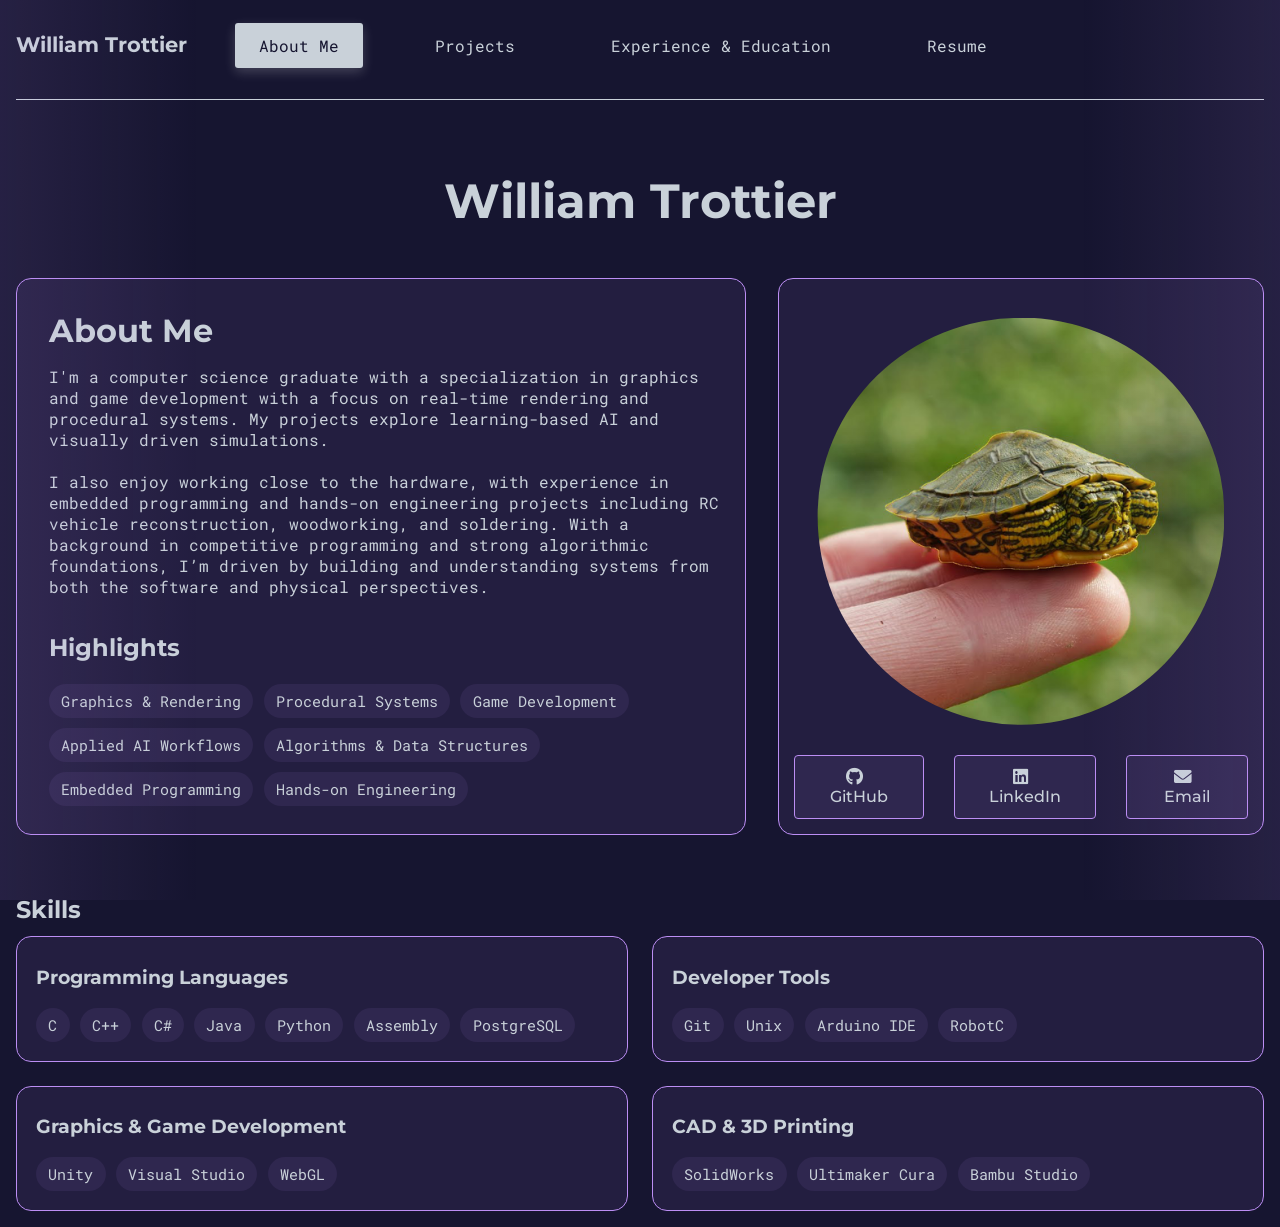
<file: index.html>
<!DOCTYPE html>
<html lang="en">
<head>
    <meta charset="UTF-8">
    <meta name="viewport" content="width=device-width, initial-scale=1.0">
    <title>William Trottier - Portfolio</title>
    <meta name="description" content="William Trottier's portfolio featuring projects in graphics, game development, AI systems, and embedded engineering.">
    <link rel="canonical" href="https://williamt1117.github.io/index.html">
    <meta property="og:type" content="website">
    <meta property="og:title" content="William Trottier - Portfolio">
    <meta property="og:description" content="Computer science portfolio featuring graphics, procedural systems, AI, and hardware-focused engineering projects.">
    <meta property="og:url" content="https://williamt1117.github.io/index.html">
    <meta property="og:image" content="https://williamt1117.github.io/images/HighResIcon.png">
    <meta name="twitter:card" content="summary_large_image">
    <meta name="twitter:title" content="William Trottier - Portfolio">
    <meta name="twitter:description" content="Computer science portfolio featuring graphics, procedural systems, AI, and hardware-focused engineering projects.">
    <meta name="twitter:image" content="https://williamt1117.github.io/images/HighResIcon.png">
    <link rel="stylesheet" href="https://cdnjs.cloudflare.com/ajax/libs/font-awesome/6.0.0/css/all.min.css">
    <link rel="stylesheet" href="style.css">
</head>
<body>
    <header>
        <!-- Navigation bar added here by nav.js -->
        <h1 class="name-header">William Trottier</h1>
        <div class="two-column-container">
            <div class="text-container">
                <h1>About Me</h1>
                <p>I'm a computer science graduate with a specialization in graphics and game development with a focus on real-time rendering and procedural systems. My projects explore learning-based AI and visually driven simulations.</p>
                <p><br>I also enjoy working close to the hardware, with experience in embedded programming and hands-on engineering projects including RC vehicle reconstruction, woodworking, and soldering. With a background in competitive programming and strong algorithmic foundations, I’m driven by building and understanding systems from both the software and physical perspectives.</p>
                <h2 style="margin-top: 1em;">Highlights</h2>
                <ul class="chip-list">
                    <li>Graphics & Rendering</li>
                    <li>Procedural Systems</li>
                    <li>Game Development</li>
                    <li>Applied AI Workflows</li>
                    <li>Algorithms & Data Structures</li>
                    <li>Embedded Programming</li>
                    <li>Hands-on Engineering</li>
                </ul>
            </div>
            <div class="image-and-socials-container">
                <div class="profile-image-container">
                    <img src="images/HighResIcon.png" class="profile-image" alt="Portrait of William Trottier">
                </div>
                <div class="socials-container">
                    <ul>
                        <li><a href="https://github.com/williamt1117" class="cta-button" aria-label="Visit William Trottier's GitHub profile"><i class="fab fa-github"></i> GitHub</a></li>
                        <li><a href="https://www.linkedin.com/in/william-trottier/" class="cta-button" aria-label="Visit William Trottier's LinkedIn profile"><i class="fab fa-linkedin"></i> LinkedIn</a></li>
                        <li><a href="#" class="cta-button" id="email-button" aria-label="Copy email address to clipboard"><i class="fas fa-envelope"></i> Email</a></li>
                    </ul>
                </div>
            </div>
        </div>

        <h2 style="margin-top: 2em;">Skills</h2>
        <div class="skills-grid">
            <section class="skill-card">
                <h3>Programming Languages</h3>
                <ul class="chip-list">
                    <li>C</li>
                    <li>C++</li>
                    <li>C#</li>
                    <li>Java</li>
                    <li>Python</li>
                    <li>Assembly</li>
                    <li>PostgreSQL</li>
                </ul>
            </section>

            <section class="skill-card">
                <h3>Developer Tools</h3>
                <ul class="chip-list">
                    <li>Git</li>
                    <li>Unix</li>
                    <li>Arduino IDE</li>
                    <li>RobotC</li>
                </ul>
            </section>

            <section class="skill-card">
                <h3>Graphics & Game Development</h3>
                <ul class="chip-list">
                    <li>Unity</li>
                    <li>Visual Studio</li>
                    <li>WebGL</li>
                </ul>
            </section>

            <section class="skill-card">
                <h3>CAD & 3D Printing</h3>
                <ul class="chip-list">
                    <li>SolidWorks</li>
                    <li>Ultimaker Cura</li>
                    <li>Bambu Studio</li>
                </ul>
            </section>
        </div>
    </header>

    <script src="nav.js"></script>
    <script src="email.js"></script>
</body>
</html>
</file>
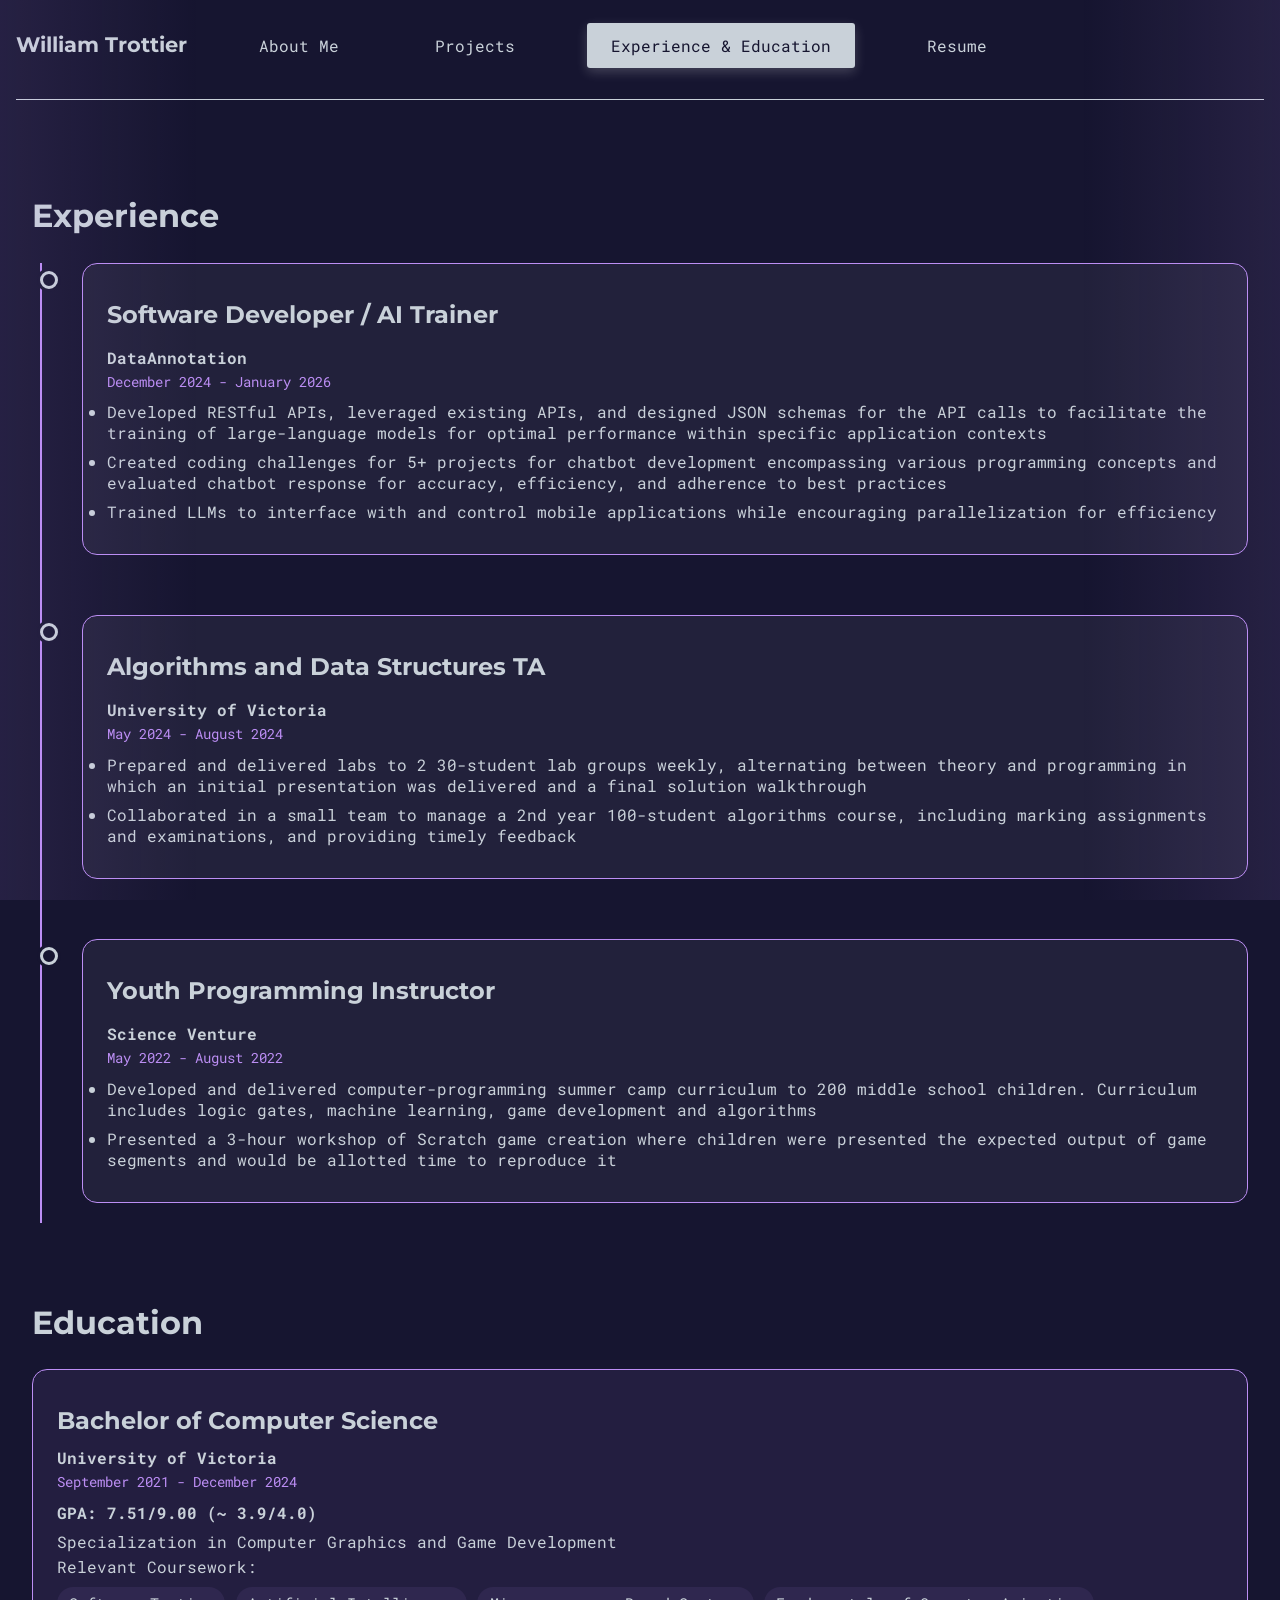
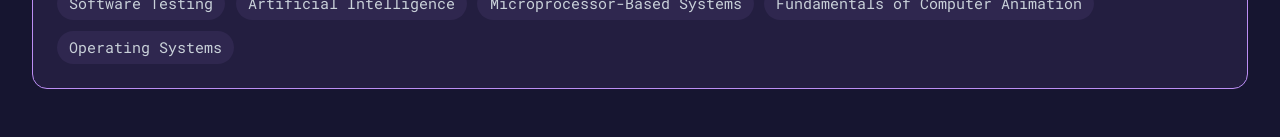
<file: experience_education.html>
<!DOCTYPE html>
<html lang="en">
<head>
    <meta charset="UTF-8">
    <meta name="viewport" content="width=device-width, initial-scale=1.0">
    <title>Experience & Education - William Trottier</title>
    <meta name="description" content="William Trottier's experience and education in software development, AI training, teaching, and computer science.">
    <link rel="canonical" href="https://williamt1117.github.io/experience_education.html">
    <meta property="og:type" content="website">
    <meta property="og:title" content="Experience & Education - William Trottier">
    <meta property="og:description" content="Professional experience in AI-focused software work and teaching, with a computer science degree specialization in graphics and game development.">
    <meta property="og:url" content="https://williamt1117.github.io/experience_education.html">
    <meta property="og:image" content="https://williamt1117.github.io/images/HighResIcon.png">
    <meta name="twitter:card" content="summary_large_image">
    <meta name="twitter:title" content="Experience & Education - William Trottier">
    <meta name="twitter:description" content="Professional experience in AI-focused software work and teaching, with a computer science degree specialization in graphics and game development.">
    <meta name="twitter:image" content="https://williamt1117.github.io/images/HighResIcon.png">
    <link rel="stylesheet" href="https://cdnjs.cloudflare.com/ajax/libs/font-awesome/6.0.0/css/all.min.css">
    <link rel="stylesheet" href="style.css">
</head>
<body>
    <header>
        <!-- Navigation will be inserted here by nav.js -->
    </header>
    
    <main>
        <h1>Experience</h1>
        <div class="timeline-container">
            <div class="timeline-line"></div>
            
            <div class="timeline-entry">
                <div class="timeline-dot"></div>
                <div class="timeline-content">
                    <h2>Software Developer / AI Trainer</h2>
                    <p class="company">DataAnnotation</p>
                    <p class="date">December 2024 - January 2026</p>
                    <ul class="description">
                        <li>Developed RESTful APIs, leveraged existing APIs, and designed JSON schemas for the API calls to facilitate the training of large-language models for optimal performance within specific application contexts</li>
                        <li>Created coding challenges for 5+ projects for chatbot development encompassing various programming concepts and evaluated chatbot response for accuracy, efficiency, and adherence to best practices</li>
                        <li>Trained LLMs to interface with and control mobile applications while encouraging parallelization for efficiency</li>
                    </ul>
                </div>
            </div>

            <div class="timeline-entry">
                <div class="timeline-dot"></div>
                <div class="timeline-content">
                    <h2>Algorithms and Data Structures TA</h2>
                    <p class="company">University of Victoria</p>
                    <p class="date">May 2024 - August 2024</p>
                    <ul class="description">
                        <li>Prepared and delivered labs to 2 30-student lab groups weekly, alternating between theory and programming in which an initial presentation was delivered and a final solution walkthrough</li>
                        <li>Collaborated in a small team to manage a 2nd year 100-student algorithms course, including marking assignments and examinations, and providing timely feedback</li>
                    </ul>
                </div>
            </div>

            <div class="timeline-entry">
                <div class="timeline-dot"></div>
                <div class="timeline-content">
                    <h2>Youth Programming Instructor</h2>
                    <p class="company">Science Venture</p>
                    <p class="date">May 2022 - August 2022</p>
                    <ul class="description">
                        <li>Developed and delivered computer-programming summer camp curriculum to 200 middle school children. Curriculum includes logic gates, machine learning, game development and algorithms</li>
                        <li>Presented a 3-hour workshop of Scratch game creation where children were presented the expected output of game segments and would be allotted time to reproduce it</li>
                    </ul>
                </div>
            </div>
        </div>

        <h1 style="margin-top: 2em;">Education</h1>
        <div class="education-card">
            <h2>Bachelor of Computer Science</h2>
            <p class="school">University of Victoria</p>
            <p class="date">September 2021 - December 2024</p>
            <p class="gpa">GPA: 7.51/9.00 (~ 3.9/4.0)</p>
            <p class="description">Specialization in Computer Graphics and Game Development</p>
            <p class="description">Relevant Coursework:</p>
            <ul class="chip-list">
                <li>Software Testing</li>
                <li>Artificial Intelligence</li>
                <li>Microprocessor-Based Systems</li>
                <li>Fundamentals of Computer Animation</li>
                <li>Operating Systems</li>
            </ul>
        </div>
    </main>

    <script src="nav.js"></script>
</body>
</html>
</file>
<file: style.css>
@import url('https://fonts.googleapis.com/css2?family=Montserrat:ital,wght@0,100..900;1,100..900&family=Roboto+Mono:ital,wght@0,100..700;1,100..700&display=swap');

:root {
    --base-color: #161530;
    --text-color: #c9d1d9;
    --text-color-2: #8b949e;
    --secondary-color: #bc8ef4;
    --tint-color: rgba(188, 142, 244, 0.08);
    --tint-hovered-color: rgba(188, 142, 244, 0.15);
    --corner-radius: 15px;
    --capped-width: min(1350px, 100%);
}

@keyframes fadeIn {
  from { opacity: 0; }
  to { opacity: 1; }
}

main {
    width: var(--capped-width);
    margin: 0 auto;
    padding: 2em 1em;
    animation: fadeIn 0.4s ease-in;
}

main > h1 {
    margin-bottom: 0.35em;
}

.section-lead {
    color: var(--text-color-2);
    max-width: 90ch;
    margin-bottom: 1.5em;
    line-height: 1.6;
}

* {
    margin: 0;
    padding: 0;
    box-sizing: border-box;
}

html {
    font-family: 'Roboto Mono', monospace;
    color: var(--text-color);
    font-size: 100%;
}

body {
    padding: 1em;
    background-color: var(--base-color);
    position: relative;
    overflow-x: hidden;
}

body::before,
body::after {
    content: '';
    position: fixed;
    top: 0;
    width: 200px;
    height: 100%;
    pointer-events: none;
    z-index: 1;
}

body::before {
    left: 0;
    background: linear-gradient(to right, var(--secondary-color), transparent);
    opacity: 0.1;
}

body::after {
    right: 0;
    background: linear-gradient(to left, var(--secondary-color), transparent);
    opacity: 0.1;
}

h1, h2, h3 {
    font-family: 'Montserrat', sans-serif;
    padding: 0.5em 0em;
}

li {
    margin-bottom: 0.5em;
}

nav {
    margin: 1em auto 2em auto;
    width: var(--capped-width);
}

nav ul {
    display: flex;
    align-items: center;
    list-style-type: none;
    gap: 3em;
}

nav a {
    text-decoration: none;
    color: var(--text-color);
    transition: all 0.3s ease;
    padding: 0.75em 1.5em;
    border-radius: 3px;
}

nav a:hover {
    background-color: var(--text-color);
    color: var(--base-color);
    box-shadow: 0 4px 12px rgba(255, 255, 255, 0.2);
}

nav a.active {
    background-color: var(--text-color);
    color: var(--base-color);
    box-shadow: 0 4px 12px rgba(255, 255, 255, 0.2);
}

.nav-name {
    font-family: 'Montserrat', sans-serif;
    font-weight: bold;
    font-size: 1.3em;
}

.nav-divider {
    margin: 0 auto 3em auto;
    width: var(--capped-width);
    border: none;
    border-top: 1px solid var(--text-color);
}

.name-header {
    font-family: 'Montserrat', sans-serif;
    text-align: center;
    margin-bottom: 0.5em;
    animation: fadeIn 0.4s ease-in;
    font-size: 48px;
}

.two-column-container {
    display: grid;
    grid-template-columns: 3fr 2fr;
    gap: 2em;
    width: var(--capped-width);
    margin: 0 auto;
    animation: fadeIn 0.4s ease-in;
}

.two-column-container > * {
    padding: 1em;
    border-radius: var(--corner-radius);
    border: 1px solid var(--secondary-color);
    background-color: var(--tint-color);
}

.text-container {
    padding-left: 2em;
}

img {
    max-width: 100%;
    max-height: 100%;
}

.profile-image {
    border-radius: 50%;
    padding: 5% 5% 2.5% 5%;
}

.socials-container ul {
    display: flex;
    justify-content: center;
    align-items: center;
    list-style-type: none;
    gap: 2em;
    margin-top: 1em;
}

.socials-container li {
    margin: 0;
}

.cta-button {
    display: inline-block;
    padding: 0.75em 1.5em;
    border-radius: 3px;
    outline: 1px solid var(--secondary-color);
    background-color: var(--tint-color);
    color: var(--text-color);
    text-decoration: none;
    font-family: 'Montserrat', sans-serif;
    font-weight: 500;
    transition: all 0.3s ease;
    text-align: center;
    min-width: 120px;
}

.cta-button:hover {
    background-color: var(--tint-hovered-color);
    scale: 1.04;
    outline: 1px solid var(--text-color);
}

.cta-button i {
    margin-right: 0.5em;
    font-size: 1.1em;
}

.grid-container {
    display: grid;
    grid-template-columns: 1fr 1fr;
    gap: 2em;
}

.project-card {
    border: 1px solid var(--secondary-color);
    border-radius: var(--corner-radius);
    transition: all 0.3s ease;
    overflow: hidden;
    display: flex;
    flex-direction: column;
    background-color: var(--tint-color);
}

.project-image {
    width: 100%;
    aspect-ratio: 2/1;
    object-fit: cover;
    border-top-left-radius: var(--corner-radius);
    border-top-right-radius: var(--corner-radius);
}

.project-title {
    padding-top: 0.8em;
    padding-bottom: 0.4em;
    padding-left: 0em;
    font-size: 1.2em;
}

.project-link {
    display: block;
    text-decoration: none;
    color: inherit;
    width: 100%;
    height: 100%;
}

.project-body {
    padding: 0 1em 1.2em 1em;
}

.project-summary {
    color: var(--text-color-2);
    line-height: 1.6;
}

.project-card:hover {
    transform: scale(1.02);
    background-color: var(--tint-hovered-color);
    border-color: var(--text-color);
}

.timeline-container {
    position: relative;
    padding-left: 50px;
}

.timeline-line {
    position: absolute;
    left: 8px;
    top: 0;
    bottom: 0;
    width: 2px;
    background: var(--secondary-color);
}

.timeline-entry {
    position: relative;
    margin-bottom: 40px;
    padding-bottom: 20px;
    width: min(1200px, 100%);
}

.timeline-dot {
    position: absolute;
    left: -42px;
    top: 8px;
    width: 18px;
    height: 18px;
    border-radius: 50%;
    background: var(--base-color);
    border: 3px solid var(--text-color);
    box-shadow: 0 0 0 3px var(--base-color);
}

.timeline-content {
    padding: 1.5em;
    background: rgba(255, 255, 255, 0.05);
    border: 1px solid var(--secondary-color);
    border-radius: var(--corner-radius);
}

.timeline-content h2 {
    margin-bottom: 0.25em;
}

.timeline-content .company {
    font-weight: bold;
    color: var(--text-color);
    margin-bottom: 0.25em;
}

.timeline-content .date {
    color: var(--secondary-color);
    font-size: 0.9em;
    margin-bottom: 0.75em;
}

.timeline-content .description {
    color: var(--text-color);
    margin: 0;
}

.education-card {
    border: 1px solid var(--secondary-color);
    border-radius: var(--corner-radius);
    padding: 1.5em;
    background: var(--tint-color);
    width: min(1250px, 100%);
}

.education-card .date {
    color: var(--secondary-color);
    font-size: 0.9em;
    margin-bottom: 0.75em;
}

.education-card .school {
    font-weight: bold;
    color: var(--text-color);
    margin-bottom: 0.25em;
}

.education-card .description {
    color: var(--text-color);
    margin-bottom: 0.25em;
}

.education-card .gpa {
    color: var(--text-color);
    font-weight: bold;
    margin-bottom: 0.5em;
}

.education-card .courselist > * {
    margin-bottom: 0em;
    margin-left: 3em;
}

body > h2 {
    width: var(--capped-width);
    margin-left: auto;
    margin-right: auto;
}

header > h2 {
    width: var(--capped-width);
    margin-left: auto;
    margin-right: auto;
}

header > .skills-grid {
    width: var(--capped-width);
    margin-left: auto;
    margin-right: auto;
}

.skills-grid {
    display: grid;
    grid-template-columns: 1fr 1fr;
    gap: 1.5em;
}

.skill-card {
    border: 1px solid var(--secondary-color);
    border-radius: var(--corner-radius);
    padding: 1.2em;
    background: var(--tint-color);
}

.chip-list {
    list-style-type: none;
    display: flex;
    flex-wrap: wrap;
    gap: 0.65em;
    margin-top: 0.6em;
}

.chip-list li {
    margin: 0;
    padding: 0.45em 0.8em;
    border-radius: 999px;
    background: var(--tint-color);
    color: var(--text-color);
    font-size: 0.95em;
}

@media (max-width: 900px) {
    .two-column-container,
    .grid-container,
    .skills-grid {
        grid-template-columns: 1fr;
    }

    nav ul {
        flex-wrap: wrap;
        gap: 0.75em;
    }

    .socials-container ul {
        flex-wrap: wrap;
    }
}
</file>
